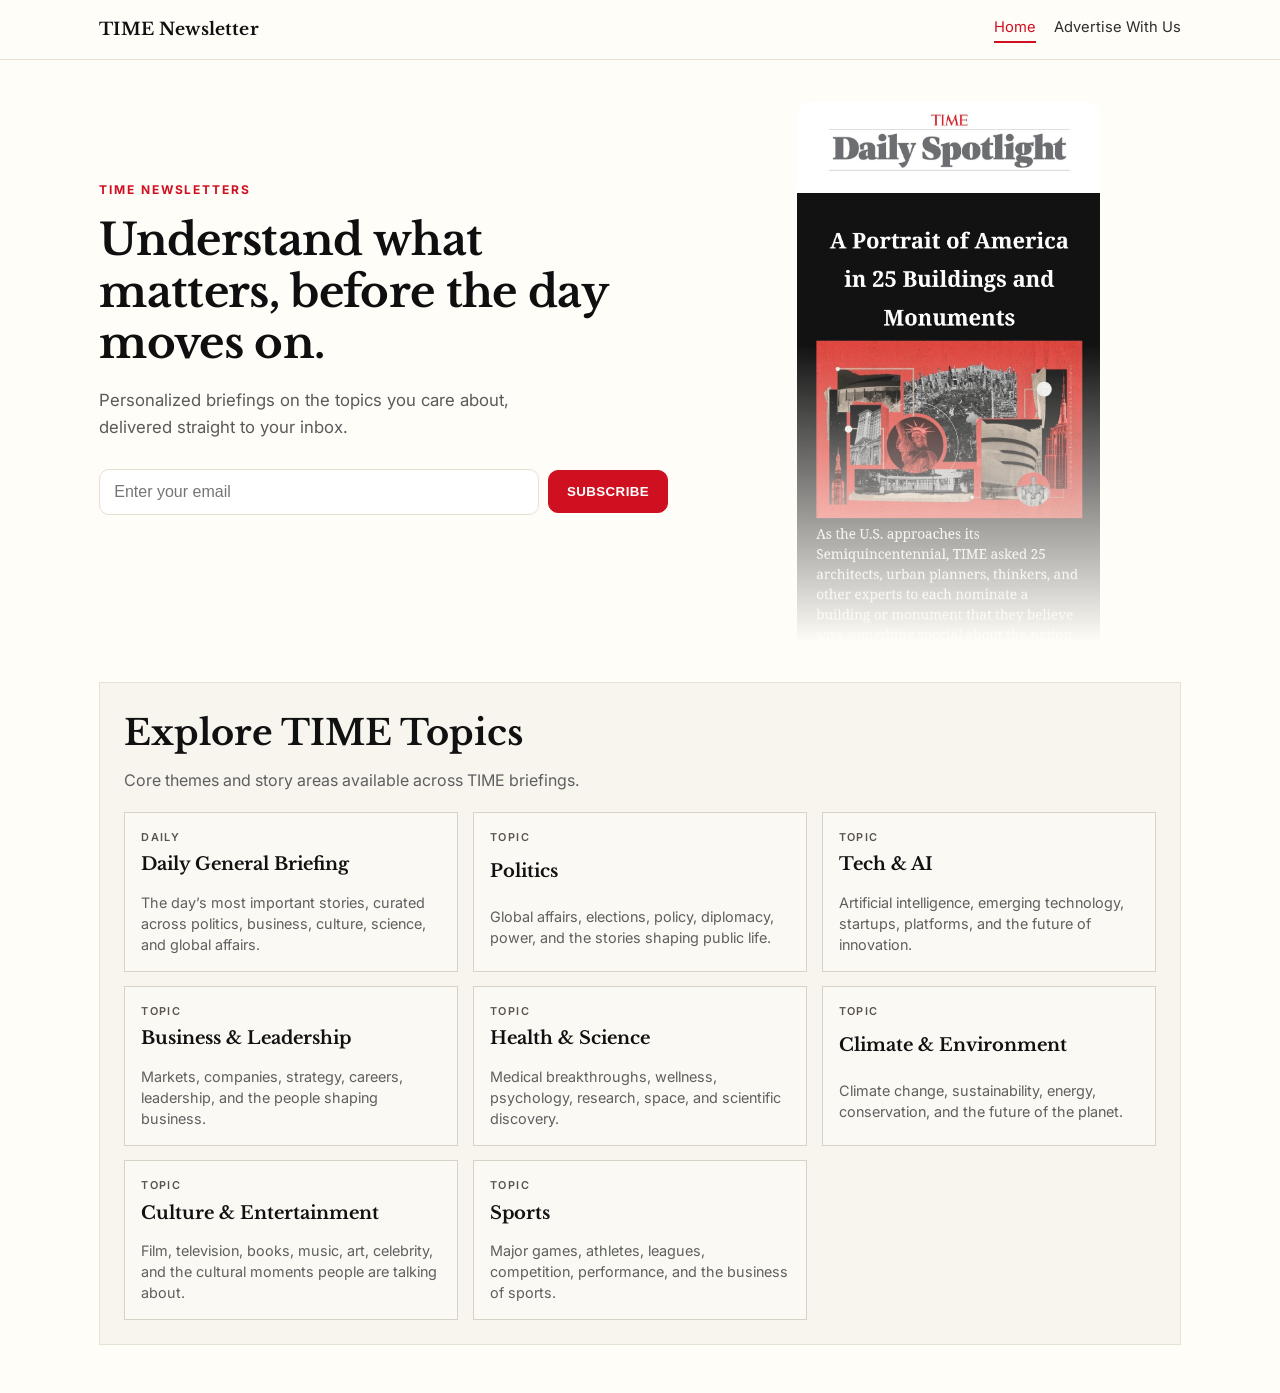
<file: docs/index.html>
<!DOCTYPE html>
<html lang="en">
  <head>
    <meta charset="UTF-8" />
    <meta name="viewport" content="width=device-width, initial-scale=1.0" />
    <title>TIME Newsletter</title>
    <link rel="preconnect" href="https://fonts.googleapis.com" />
    <link rel="preconnect" href="https://fonts.gstatic.com" crossorigin />
    <link
      href="https://fonts.googleapis.com/css2?family=Libre+Baskerville:wght@400;700&family=Inter:wght@400;500;600;700&display=swap"
      rel="stylesheet"
    />
    <link rel="stylesheet" href="./styles.css" />
  </head>
  <body>
    <header class="site-header">
      <div class="header-inner">
        <a href="./index.html" class="brand-text">TIME Newsletter</a>
        <nav class="header-nav" aria-label="Main navigation">
          <a href="./index.html" class="header-link active">Home</a>
          <a href="./advertise.html" class="header-link">Advertise With Us</a>
        </nav>
      </div>
    </header>

    <main class="home-main">
      <section class="hero-editorial">
        <div class="hero-copy">
          <p class="hero-eyebrow">TIME Newsletters</p>
          <h1 class="hero-title">Understand what matters, before the day moves on.</h1>
          <p class="hero-subtitle">
            Personalized briefings on the topics you care about, delivered straight to your inbox.
          </p>
          <form id="subscriptionForm" class="email-form">
            <label for="emailInput" class="visually-hidden">Email address</label>
            <input
              id="emailInput"
              type="email"
              aria-label="Email address"
              placeholder="Enter your email"
              required
            />
            <button id="subscribeBtn" type="submit">Subscribe</button>
          </form>
          <p id="heroMessage" class="hero-message" role="status" aria-live="polite"></p>
        </div>

        <aside class="newsletter-preview" aria-label="Newsletter preview">
          <img src="./newsletter_pic.png" alt="TIME newsletter on a mobile phone" class="newsletter-preview-img" />
        </aside>
      </section>

      <section class="interest-blocks-section" aria-label="Interest categories">
        <div class="topic-selection-header">
          <div>
            <h2>Explore TIME Topics</h2>
            <p>
              Core themes and story areas available across TIME briefings.
            </p>
          </div>
        </div>
        <div class="home-topic-card-grid">
          <a class="home-topic-card" href="./stories.html?interest=Daily%20General%20Briefing">
            <span class="home-topic-card-label">DAILY</span>
            <h3 class="home-topic-card-title">Daily General Briefing</h3>
            <p class="home-topic-card-description">
              The day’s most important stories, curated across politics, business, culture, science,
              and global affairs.
            </p>
          </a>
          <a class="home-topic-card" href="./stories.html?interest=World%20News%20%26%20Politics">
            <span class="home-topic-card-label">TOPIC</span>
            <h3 class="home-topic-card-title">Politics</h3>
            <p class="home-topic-card-description">
              Global affairs, elections, policy, diplomacy, power, and the stories shaping public
              life.
            </p>
          </a>
          <a class="home-topic-card" href="./stories.html?interest=Tech%20%26%20AI">
            <span class="home-topic-card-label">TOPIC</span>
            <h3 class="home-topic-card-title">Tech &amp; AI</h3>
            <p class="home-topic-card-description">
              Artificial intelligence, emerging technology, startups, platforms, and the future of
              innovation.
            </p>
          </a>
          <a class="home-topic-card" href="./stories.html?interest=Business%20%26%20Leadership">
            <span class="home-topic-card-label">TOPIC</span>
            <h3 class="home-topic-card-title">Business &amp; Leadership</h3>
            <p class="home-topic-card-description">
              Markets, companies, strategy, careers, leadership, and the people shaping business.
            </p>
          </a>
          <a class="home-topic-card" href="./stories.html?interest=Health%20%26%20Science">
            <span class="home-topic-card-label">TOPIC</span>
            <h3 class="home-topic-card-title">Health &amp; Science</h3>
            <p class="home-topic-card-description">
              Medical breakthroughs, wellness, psychology, research, space, and scientific discovery.
            </p>
          </a>
          <a class="home-topic-card" href="./stories.html?interest=Climate%20%26%20Environment">
            <span class="home-topic-card-label">TOPIC</span>
            <h3 class="home-topic-card-title">Climate &amp; Environment</h3>
            <p class="home-topic-card-description">
              Climate change, sustainability, energy, conservation, and the future of the planet.
            </p>
          </a>
          <a class="home-topic-card" href="./stories.html?interest=Culture%20%26%20Entertainment">
            <span class="home-topic-card-label">TOPIC</span>
            <h3 class="home-topic-card-title">Culture &amp; Entertainment</h3>
            <p class="home-topic-card-description">
              Film, television, books, music, art, celebrity, and the cultural moments people are
              talking about.
            </p>
          </a>
          <a class="home-topic-card" href="./stories.html?interest=Sports">
            <span class="home-topic-card-label">TOPIC</span>
            <h3 class="home-topic-card-title">Sports</h3>
            <p class="home-topic-card-description">
              Major games, athletes, leagues, competition, performance, and the business of sports.
            </p>
          </a>
        </div>
      </section>
    </main>

    <div id="questionModal" class="modal hidden" aria-hidden="true">
      <div class="modal-content">
        <button id="closeModalBtn" class="close-btn" aria-label="Close">&times;</button>
        <h2>Tell us your interests</h2>
        <p class="modal-subtitle">A few quick questions to personalize your TIME newsletters.</p>
        <div class="step-status">
          <p id="stepLabel" class="step-label">Page 1 of 3 - Briefing Type</p>
          <div class="step-dots" aria-hidden="true">
            <span class="step-dot active" data-step-dot="1"></span>
            <span class="step-dot" data-step-dot="2"></span>
            <span class="step-dot" data-step-dot="3"></span>
          </div>
        </div>

        <form id="detailsForm" class="details-form">
          <fieldset class="form-step" data-step="1">
            <legend id="briefingTypeLegend">1) What kind of briefing are you interested in?</legend>
            <div id="briefingTypeOptions" class="briefing-options">
              <label class="briefing-option-card">
                <input type="radio" name="briefingType" value="general" />
                <span class="briefing-title">General Briefing</span>
                <span class="briefing-copy">The day's top headlines, curated by TIME editors.</span>
              </label>
              <label class="briefing-option-card">
                <input type="radio" name="briefingType" value="focused" />
                <span class="briefing-title">Focused Briefing</span>
                <span class="briefing-copy">A briefing built around the topics I choose.</span>
              </label>
            </div>
          </fieldset>

          <fieldset class="form-step hidden" data-step="2">
            <legend id="topicStepLegend">Choose topics you care about</legend>
            <p id="topicStepHelp" class="topic-help">Select up to 4 topics.</p>
            <p id="topicSelectionCounter" class="selection-counter">0 of 4 selected</p>
            <div id="topicSelectionGrid" class="topics-grid"></div>
            <div class="step-actions">
              <button type="button" id="backStepBtn2" class="secondary-btn">Back</button>
              <button type="button" id="nextStepBtn3" class="save-btn" disabled>Continue</button>
            </div>
          </fieldset>

          <fieldset class="form-step hidden" data-step="3">
            <legend>Optional: Help us make your briefing more relevant.</legend>
            <div class="profile-grid">
              <label>
                Location
                <input id="locationInput" type="text" placeholder="City or country" />
              </label>
              <label>
                Industry
                <select id="industrySelect">
                  <option value="">Select industry</option>
                  <option>Technology</option>
                  <option>Healthcare</option>
                  <option>Finance</option>
                  <option>Media and Entertainment</option>
                  <option>Retail and E-commerce</option>
                  <option>Manufacturing</option>
                  <option>Education</option>
                  <option>Government and Public Sector</option>
                  <option>Consulting</option>
                  <option>Other</option>
                </select>
              </label>
              <label>
                Role
                <select id="roleSelect">
                  <option value="">Select role</option>
                  <option>Founder / Co-founder</option>
                  <option>C-Level Executive</option>
                  <option>VP / Director</option>
                  <option>Manager</option>
                  <option>Individual Contributor</option>
                  <option>Consultant / Advisor</option>
                  <option>Student / Researcher</option>
                  <option>Other</option>
                </select>
              </label>
            </div>
            <div class="step-actions">
              <button type="button" id="backStepBtn4" class="secondary-btn">Back</button>
              <button type="submit" class="save-btn">Save Preferences</button>
            </div>
          </fieldset>

          <p id="formMessage" class="form-message"></p>
        </form>
      </div>
    </div>

    <script src="./app.js"></script>
  </body>
</html>
</file>
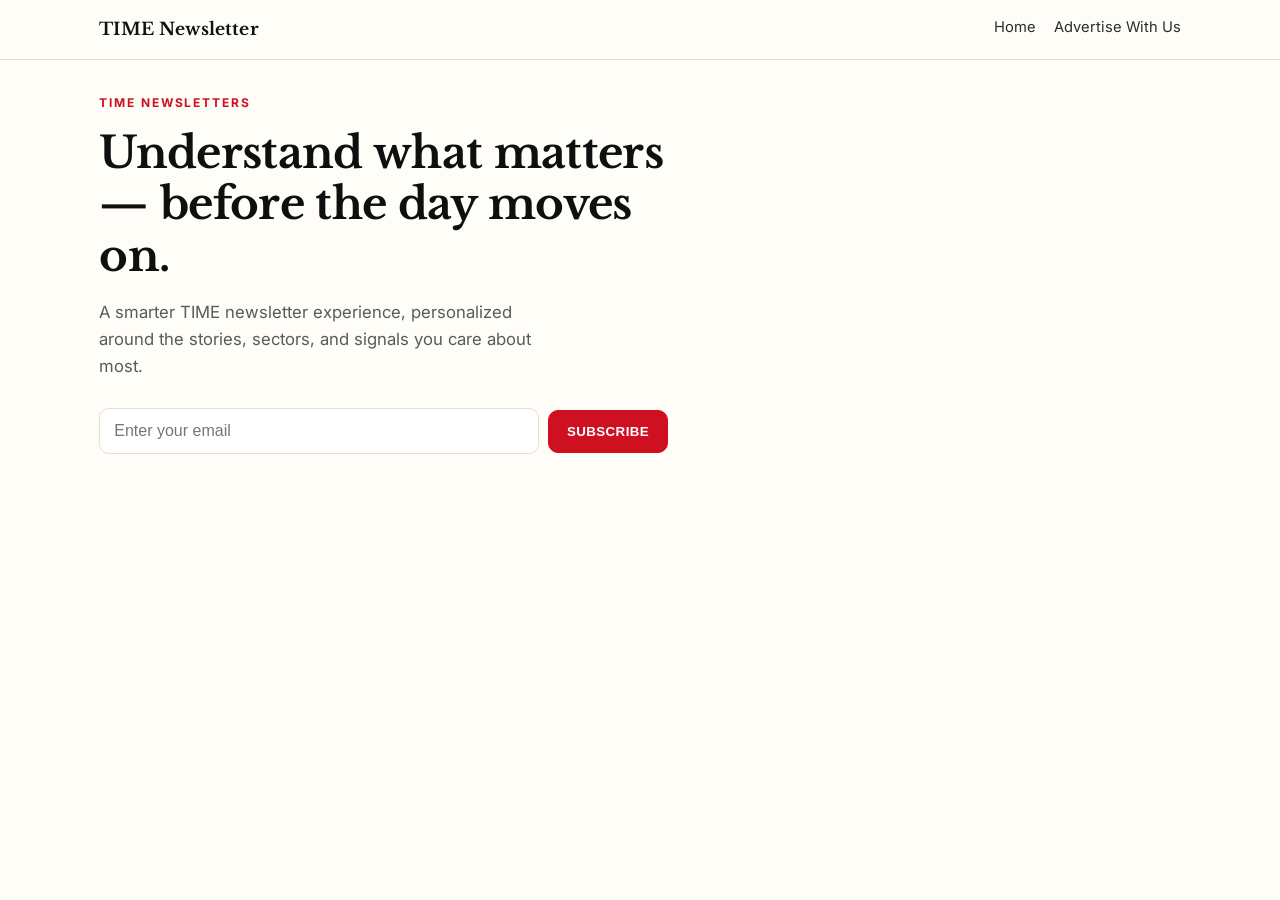
<file: docs/onboarding.html>
<!DOCTYPE html>
<html lang="en">
  <head>
    <meta charset="UTF-8" />
    <meta name="viewport" content="width=device-width, initial-scale=1.0" />
    <title>TIME Newsletter Onboarding</title>
    <link rel="preconnect" href="https://fonts.googleapis.com" />
    <link rel="preconnect" href="https://fonts.gstatic.com" crossorigin />
    <link
      href="https://fonts.googleapis.com/css2?family=Libre+Baskerville:wght@400;700&family=Inter:wght@400;500;600;700&display=swap"
      rel="stylesheet"
    />
    <link rel="stylesheet" href="./styles.css" />
  </head>
  <body>
    <header class="site-header">
      <div class="header-inner">
        <a href="./index.html" class="brand-text">TIME Newsletter</a>
        <nav class="header-nav" aria-label="Main navigation">
          <a href="./index.html" class="header-link">Home</a>
          <a href="./advertise.html" class="header-link">Advertise With Us</a>
        </nav>
      </div>
    </header>

    <main class="home-main">
      <section class="hero-editorial">
        <div class="hero-copy">
          <p class="hero-eyebrow">TIME NEWSLETTERS</p>
          <h1 class="hero-title">Understand what matters — before the day moves on.</h1>
          <p class="hero-subtitle">
            A smarter TIME newsletter experience, personalized around the stories, sectors, and
            signals you care about most.
          </p>
          <form id="subscriptionForm" class="email-form">
            <label for="email" class="visually-hidden">Email address</label>
            <input
              id="email"
              type="email"
              aria-label="Email address"
              placeholder="Enter your email"
              required
            />
            <button id="subscribeBtn" type="submit">Subscribe</button>
          </form>
          <p id="heroMessage" class="hero-message" role="status" aria-live="polite"></p>
        </div>
      </section>
    </main>

    <div id="questionModal" class="modal hidden" aria-hidden="true">
      <div class="modal-content">
        <button id="closeModalBtn" class="close-btn" aria-label="Close">&times;</button>
        <h2>Tell us your interests</h2>
        <p class="modal-subtitle">A few quick questions to personalize your TIME newsletters.</p>
        <div class="step-status">
          <p id="stepLabel" class="step-label">Page 1 of 3 - Briefing Type</p>
          <div class="step-dots" aria-hidden="true">
            <span class="step-dot active" data-step-dot="1"></span>
            <span class="step-dot" data-step-dot="2"></span>
            <span class="step-dot" data-step-dot="3"></span>
          </div>
        </div>

        <form id="detailsForm" class="details-form">
          <fieldset class="form-step" data-step="1">
            <legend id="briefingTypeLegend">1) What kind of briefing are you interested in?</legend>
            <div id="briefingTypeOptions" class="briefing-options">
              <label class="briefing-option-card">
                <input type="radio" name="briefingType" value="general" />
                <span class="briefing-title">General Briefing</span>
                <span class="briefing-copy">The day's top headlines, curated by TIME editors.</span>
              </label>
              <label class="briefing-option-card">
                <input type="radio" name="briefingType" value="focused" />
                <span class="briefing-title">Focused Briefing</span>
                <span class="briefing-copy">A briefing built around the topics I choose.</span>
              </label>
            </div>
          </fieldset>

          <fieldset class="form-step hidden" data-step="2">
            <legend id="topicStepLegend">Choose topics you care about</legend>
            <p id="topicStepHelp" class="topic-help">Select up to 4 topics.</p>
            <p id="topicSelectionCounter" class="selection-counter">0 of 4 selected</p>
            <div id="topicSelectionGrid" class="topics-grid"></div>
            <div class="step-actions">
              <button type="button" id="backStepBtn2" class="secondary-btn">Back</button>
              <button type="button" id="nextStepBtn3" class="save-btn" disabled>Continue</button>
            </div>
          </fieldset>

          <fieldset class="form-step hidden" data-step="3">
            <legend>Optional: Help us make your briefing more relevant.</legend>
            <div class="profile-grid">
              <label>
                Location
                <input id="locationInput" type="text" placeholder="City or country" />
              </label>
              <label>
                Industry
                <select id="industrySelect">
                  <option value="">Select industry</option>
                  <option>Technology</option>
                  <option>Healthcare</option>
                  <option>Finance</option>
                  <option>Media and Entertainment</option>
                  <option>Retail and E-commerce</option>
                  <option>Manufacturing</option>
                  <option>Education</option>
                  <option>Government and Public Sector</option>
                  <option>Consulting</option>
                  <option>Other</option>
                </select>
              </label>
              <label>
                Role
                <select id="roleSelect">
                  <option value="">Select role</option>
                  <option>Founder / Co-founder</option>
                  <option>C-Level Executive</option>
                  <option>VP / Director</option>
                  <option>Manager</option>
                  <option>Individual Contributor</option>
                  <option>Consultant / Advisor</option>
                  <option>Student / Researcher</option>
                  <option>Other</option>
                </select>
              </label>
            </div>
            <div class="step-actions">
              <button type="button" id="backStepBtn4" class="secondary-btn">Back</button>
              <button type="submit" class="save-btn">Save Preferences</button>
            </div>
          </fieldset>

          <p id="formMessage" class="form-message"></p>
        </form>
      </div>
    </div>

    <script src="./app.js"></script>
  </body>
</html>
</file>
<file: docs/styles.css>
:root {
  --time-red: #cf1020;
  --time-red-dark: #ac0d1a;
  --ink: #0f0f10;
  --paper: #f7f5f1;
  --muted: #5c5c5c;
  --line: #d9d4ca;
}

* {
  box-sizing: border-box;
}

body {
  margin: 0;
  font-family: "Inter", Arial, sans-serif;
  color: #111111;
  background: #fffdf8;
  line-height: 1.5;
}

.site-header {
  border-bottom: 1px solid #e8ded2;
  background: #fffdf8;
}

.header-inner {
  max-width: 1120px;
  margin: 0 auto;
  padding: 1rem 1.2rem;
  display: flex;
  align-items: center;
  justify-content: space-between;
  gap: 1rem;
}

.brand-text {
  font-family: "Libre Baskerville", Georgia, "Times New Roman", serif;
  font-weight: 700;
  color: #111111;
  text-decoration: none;
  font-size: 1.08rem;
  letter-spacing: 0.01em;
}

.header-nav {
  display: flex;
  gap: 1.1rem;
}

.header-link {
  text-decoration: none;
  color: #2c2c2c;
  font-size: 0.92rem;
  padding-bottom: 0.2rem;
  border-bottom: 2px solid transparent;
}

.header-link:hover,
.header-link.active {
  color: var(--time-red);
  border-bottom-color: var(--time-red);
}

.home-main {
  max-width: 1120px;
  margin: 0 auto;
  padding: 2.1rem 1.2rem 3rem;
}

.hero-editorial {
  display: grid;
  grid-template-columns: 1.1fr 0.9fr;
  gap: 3rem;
  align-items: center;
}

.hero-eyebrow {
  margin: 0 0 1rem;
  color: var(--time-red);
  font-size: 0.75rem;
  letter-spacing: 0.16em;
  text-transform: uppercase;
  font-weight: 700;
}

.hero-title {
  margin: 0;
  font-family: "Libre Baskerville", Georgia, "Times New Roman", serif;
  font-size: clamp(2rem, 3.4vw, 3rem);
  line-height: 1.18;
  letter-spacing: -0.015em;
  color: var(--ink);
}

h1,
h2,
h3,
legend {
  font-family: "Libre Baskerville", Georgia, serif;
}

h1 {
  margin: 0.4rem 0;
  font-size: clamp(2.2rem, 4vw, 3.3rem);
  line-height: 1.16;
  letter-spacing: -0.02em;
}

.hero-subtitle {
  font-size: 1.05rem;
  line-height: 1.6;
  color: #5a5a5a;
  margin: 1.1rem 0 1.75rem;
  max-width: 460px;
}

.email-form {
  display: flex;
  gap: 0.6rem;
  align-items: center;
}

.email-form input {
  flex: 1;
  min-width: 220px;
  border: 1px solid #e8ded2;
  border-radius: 10px;
  padding: 0.82rem 0.88rem;
  font-size: 1rem;
  background: #fff;
}

.email-form button,
.save-btn {
  background: var(--time-red);
  border: 1px solid var(--time-red);
  color: #ffffff;
  font-weight: 600;
  border-radius: 10px;
  letter-spacing: 0.03em;
  text-transform: uppercase;
  padding: 0.82rem 1.1rem;
  cursor: pointer;
}

.email-form button:hover,
.save-btn:hover {
  background: var(--time-red-dark);
}

.email-form button:disabled {
  opacity: 0.6;
  cursor: wait;
}

.secondary-btn {
  background: #f3eee4;
  border: 1px solid #c7c0b4;
  color: var(--ink);
  font-weight: 600;
  border-radius: 0;
  letter-spacing: 0.02em;
  text-transform: uppercase;
  padding: 0.9rem 1.25rem;
  cursor: pointer;
}

.secondary-btn:hover {
  background: #e8e1d6;
}

.hero-message,
.form-message {
  min-height: 1.3rem;
  margin-top: 0.75rem;
  font-weight: 600;
  font-size: 0.92rem;
}

.hero-message.success {
  color: #1d6e42;
}

.hero-message.error {
  color: #8f1f2b;
}

.trust-cues {
  margin: 0.55rem 0 0;
  padding: 0;
  list-style: none;
  display: flex;
  flex-wrap: wrap;
  gap: 0.45rem 0.9rem;
  color: #4f4f4f;
  font-size: 0.88rem;
}

.trust-cues li::before {
  content: "";
  width: 6px;
  height: 6px;
  border-radius: 50%;
  background: var(--time-red);
  display: inline-block;
  margin-right: 0.42rem;
  vertical-align: middle;
}

.newsletter-preview {
  display: flex;
  justify-content: center;
  align-items: center;
  padding: 0.5rem;
}

.newsletter-preview-img {
  display: block;
  width: auto;
  max-width: 100%;
  max-height: 540px;
  height: auto;
  border-radius: 14px 14px 0 0;
  -webkit-mask-image: linear-gradient(to bottom, #000 22%, transparent 100%);
  mask-image: linear-gradient(to bottom, #000 45%, transparent 100%);
}

.preview-label {
  margin: 0;
  font-size: 0.76rem;
  font-weight: 700;
  letter-spacing: 0.09em;
  text-transform: uppercase;
  color: var(--time-red);
}

.newsletter-preview h2 {
  margin: 0.55rem 0 0.85rem;
  font-size: 1.24rem;
  line-height: 1.25;
}

.preview-story {
  border-top: 1px solid #eee3d7;
  padding: 0.7rem 0;
}

.preview-story span {
  color: var(--time-red);
  font-size: 0.76rem;
  font-weight: 700;
  letter-spacing: 0.08em;
  text-transform: uppercase;
}

.preview-story p {
  margin: 0.28rem 0 0;
  color: #373737;
  font-size: 0.92rem;
}

.preview-footer {
  margin: 0.35rem 0 0;
  color: #5f5f5f;
  font-size: 0.84rem;
}

.features-section {
  margin-top: 2.15rem;
  display: grid;
  grid-template-columns: repeat(3, minmax(0, 1fr));
  gap: 0.95rem;
}

.interest-blocks-section {
  margin-top: 2rem;
  border-top: 1px solid #e8ded2;
  padding-top: 1.2rem;
  background: #f8f5ef;
  border: 1px solid #e8e1d6;
  padding: 1.5rem;
}

.interest-blocks-section h2 {
  margin: 0;
  font-size: clamp(1.7rem, 3vw, 2.2rem);
  font-family: "Libre Baskerville", Georgia, serif;
}

.interest-blocks-section p {
  margin: 0.5rem 0 0;
  color: #5f5f5f;
  max-width: 740px;
}

.topic-selection-header {
  display: flex;
  justify-content: space-between;
  align-items: flex-start;
  gap: 1rem;
  margin-bottom: 1.25rem;
}

.select-all-pill {
  border: 1px solid #1a1a1a;
  background: #fcfaf5;
  color: #151515;
  border-radius: 999px;
  padding: 0.48rem 0.9rem;
  font-size: 0.72rem;
  letter-spacing: 0.1em;
  text-transform: uppercase;
  font-weight: 600;
  cursor: pointer;
  white-space: nowrap;
}

.select-all-pill:hover {
  background: #f0ebe1;
}

.select-all-pill:focus-visible {
  outline: 2px solid #111;
  outline-offset: 2px;
}

.home-topic-card-grid {
  display: grid;
  grid-template-columns: repeat(3, minmax(0, 1fr));
  gap: 0.9rem;
}

.home-topic-card {
  width: 100%;
  border: 1px solid #d8d1c6;
  background: #fbf9f4;
  color: #111;
  text-decoration: none;
  text-align: left;
  padding: 1rem;
  position: relative;
  display: grid;
  gap: 0.5rem;
  cursor: pointer;
  transition: border-color 180ms ease, background-color 180ms ease, transform 180ms ease;
}

.home-topic-card:hover {
  border-color: #8f8678;
  background: #f4f1e8;
  transform: translateY(-2px);
}

.home-topic-card:focus-visible {
  outline: 2px solid #111;
  outline-offset: 2px;
}

.home-topic-card-label {
  font-size: 0.68rem;
  letter-spacing: 0.13em;
  text-transform: uppercase;
  font-weight: 600;
  color: #59544b;
}

.home-topic-card-icon {
  position: absolute;
  top: 0.9rem;
  right: 0.9rem;
  width: 1.6rem;
  height: 1.6rem;
  border-radius: 999px;
  border: 1px solid #bfb8ab;
  display: inline-flex;
  align-items: center;
  justify-content: center;
  color: #625d53;
  background: #f8f4eb;
  font-size: 1rem;
  font-weight: 700;
  transition: border-color 180ms ease, color 180ms ease, background-color 180ms ease;
}

.home-topic-card:hover .home-topic-card-icon {
  border-color: #90897c;
  color: #242424;
}

.home-topic-card-title {
  margin: 0;
  font-size: 1.12rem;
  line-height: 1.26;
  font-family: "Libre Baskerville", Georgia, serif;
}

.home-topic-card-description {
  margin: 0;
  color: #3f3f3f;
  font-size: 0.9rem;
  line-height: 1.46;
}

.home-topic-card-state {
  margin-top: 0.1rem;
  font-size: 0.76rem;
  letter-spacing: 0.08em;
  text-transform: uppercase;
  color: #6e675d;
}

.home-topic-card.is-selected {
  border-color: #111111;
  background: #efeade;
}

.home-topic-card.is-selected .home-topic-card-icon {
  border-color: #111111;
  background: #111111;
  color: #fff;
}

.home-topic-card.is-selected .home-topic-card-state {
  color: #111111;
  font-weight: 600;
}

.stories-main {
  max-width: 1120px;
  margin: 0 auto;
  padding: 2rem 1.2rem 7.4rem;
}

.stories-hero h1 {
  margin: 0.35rem 0 0.6rem;
}

.stories-filter-section {
  margin-top: 0.8rem;
  margin-bottom: 1rem;
}

.stories-category-grid {
  display: grid;
  grid-template-columns: repeat(auto-fit, minmax(200px, 1fr));
  gap: 0.65rem;
}

.stories-category-chip {
  text-decoration: none;
  color: #1e1e1e;
  border: 1px solid #e2d9cb;
  background: #fffefb;
  border-radius: 12px;
  padding: 0.65rem 0.8rem;
  font-weight: 600;
  transition: all 0.18s ease;
}

.stories-category-chip:hover {
  border-color: #d2c1a6;
  background: #fff8ee;
}

.stories-category-chip.is-active {
  border-color: #d22b3a;
  background: #ffecef;
  box-shadow: 0 0 0 2px rgba(207, 16, 32, 0.12);
}

.stories-grid {
  display: grid;
  grid-template-columns: repeat(auto-fit, minmax(260px, 1fr));
  gap: 0.9rem;
}

.sticky-subscribe-bar {
  position: fixed;
  inset-inline: 0;
  bottom: 0;
  z-index: 1000;
  background:
    radial-gradient(circle at top left, rgba(215, 25, 32, 0.055), transparent 34%),
    linear-gradient(180deg, #fffdf8 0%, #faf5eb 100%);
  border-top: 1px solid rgba(20, 20, 20, 0.1);
  box-shadow: 0 -16px 44px rgba(0, 0, 0, 0.1);
}

.sticky-subscribe-inner {
  max-width: 1180px;
  margin: 0 auto;
  padding: 18px 24px;
  display: grid;
  grid-template-columns: minmax(320px, 1fr) minmax(430px, 0.9fr);
  gap: 32px;
  align-items: center;
}

.sticky-subscribe-copy {
  display: flex;
  align-items: center;
  gap: 16px;
}

.sticky-copy-accent {
  width: 4px;
  height: 58px;
  border-radius: 999px;
  background: #d71920;
  box-shadow: 0 0 0 6px rgba(215, 25, 32, 0.06);
  flex: 0 0 auto;
}

.sticky-subscribe-eyebrow {
  margin: 0 0 5px;
  font-size: 11px;
  letter-spacing: 0.18em;
  text-transform: uppercase;
  color: #d71920;
  font-weight: 800;
}

.sticky-subscribe-title {
  margin: 0;
  font-family: Georgia, "Times New Roman", serif;
  font-size: 20px;
  line-height: 1.05;
  color: #111;
  letter-spacing: -0.015em;
}

.sticky-subscribe-description {
  margin: 6px 0 0;
  max-width: 540px;
  font-size: 11px;
  line-height: 1.45;
  color: #4a4a4a;
}

.sticky-subscribe-form {
  margin-top: 0; 
  display: grid;
  grid-template-columns: 1fr auto;
  gap: 8px;
  align-items: center;
}

.sticky-input-wrap {
  min-width: 0;
}

.sticky-subscribe-form input {
  width: 100%;
  height: 48px;
  padding: 0 15px;
  border: 1px solid rgba(20, 20, 20, 0.18);
  border-radius: 12px;
  background: rgba(255, 255, 255, 0.92);
  font-size: 15px;
  outline: none;
  box-shadow: inset 0 1px 0 rgba(255, 255, 255, 0.7);
}

.sticky-subscribe-form input::placeholder {
  color: rgba(0, 0, 0, 0.45);
}

.sticky-subscribe-form input:focus {
  border-color: #d71920;
  box-shadow:
    0 0 0 3px rgba(215, 25, 32, 0.12),
    inset 0 1px 0 rgba(255, 255, 255, 0.7);
}

.sticky-subscribe-form input[aria-invalid="true"] {
  border-color: #d71920;
}

.sticky-subscribe-button {
  height: 48px;
  padding: 0 24px;
  border: 0;
  border-radius: 12px;
  background: #d71920;
  color: #fff;
  font-size: 15px;
  font-weight: 800;
  cursor: pointer;
  box-shadow: 0 8px 18px rgba(215, 25, 32, 0.22);
  transition: background 160ms ease, transform 160ms ease, box-shadow 160ms ease;
}

.sticky-subscribe-button:hover {
  background: #b9151b;
  transform: translateY(-1px);
  box-shadow: 0 10px 22px rgba(215, 25, 32, 0.28);
}

.sticky-subscribe-button:active {
  transform: translateY(0);
  box-shadow: 0 6px 14px rgba(215, 25, 32, 0.2);
}

.sticky-subscribe-button:disabled {
  opacity: 0.75;
  cursor: wait;
}

.sticky-subscribe-error {
  margin: 5px 0 0;
  min-height: 16px;
  font-size: 12px;
  color: #d71920;
}

.sticky-subscribe-note {
  grid-column: 1 / -1;
  margin: -8px 0 0;
  font-size: 12px;
  color: #666;
}

body.topic-landing-page {
  padding-bottom: 210px;
}

.story-card {
  background: #fffefb;
  border: 1px solid #e8ded2;
  border-radius: 12px;
  padding: 1rem;
  box-shadow: 0 10px 20px rgba(0, 0, 0, 0.04);
}

.story-image {
  width: 100%;
  height: 160px;
  object-fit: cover;
  border-radius: 10px;
  border: 1px solid #ebdfce;
  margin-bottom: 0.65rem;
}

.story-kicker {
  margin: 0;
  color: var(--time-red);
  font-size: 0.72rem;
  letter-spacing: 0.08em;
  text-transform: uppercase;
  font-weight: 700;
}

.story-card h2 {
  margin: 0.45rem 0 0.55rem;
  font-size: 1.02rem;
  line-height: 1.35;
}

.story-card p {
  margin: 0;
  color: #4f4f4f;
  font-size: 0.92rem;
}

.feature-card {
  background: #fffefb;
  border: 1px solid #e8ded2;
  border-radius: 12px;
  padding: 1rem;
}

.feature-card h3 {
  margin: 0 0 0.45rem;
  font-size: 1.04rem;
}

.feature-card h3::before {
  content: "";
  display: block;
  width: 28px;
  height: 2px;
  background: var(--time-red);
  margin-bottom: 0.5rem;
}

.feature-card p {
  margin: 0;
  color: #5f5f5f;
  font-size: 0.92rem;
}

.visually-hidden {
  position: absolute;
  width: 1px;
  height: 1px;
  padding: 0;
  margin: -1px;
  overflow: hidden;
  clip: rect(0, 0, 0, 0);
  border: 0;
}

.modal {
  position: fixed;
  inset: 0;
  background:
    radial-gradient(circle at 20% 20%, rgba(207, 16, 32, 0.2), transparent 35%),
    rgba(7, 7, 8, 0.72);
  backdrop-filter: blur(6px);
  display: flex;
  align-items: center;
  justify-content: center;
  padding: 1rem;
  z-index: 10;
}

.hidden {
  display: none;
}

.modal-content {
  width: min(980px, 98vw);
  max-height: 92vh;
  overflow-y: auto;
  background:
    linear-gradient(180deg, #fffefc 0%, #fff9f2 100%);
  border-radius: 16px;
  border: 1px solid rgba(163, 152, 133, 0.45);
  border-top: 8px solid var(--time-red);
  box-shadow: 0 28px 60px rgba(0, 0, 0, 0.35);
  padding: 1.4rem;
  position: relative;
  animation: modalRise 260ms ease-out;
}

@keyframes modalRise {
  from {
    opacity: 0;
    transform: translateY(14px) scale(0.985);
  }
  to {
    opacity: 1;
    transform: translateY(0) scale(1);
  }
}

.close-btn {
  position: absolute;
  top: 0.7rem;
  right: 0.9rem;
  font-size: 1.45rem;
  border: 1px solid #e8dfd0;
  background: #fff;
  color: #5e5a53;
  width: 34px;
  height: 34px;
  border-radius: 50%;
  cursor: pointer;
  transition: all 0.2s ease;
}

.close-btn:hover {
  color: #fff;
  background: var(--time-red);
  border-color: var(--time-red);
}

.modal-subtitle {
  color: var(--muted);
  margin-bottom: 0.7rem;
}

.step-status {
  margin: 0.2rem 0 1rem;
  display: flex;
  align-items: center;
  justify-content: space-between;
  gap: 1rem;
  padding: 0.7rem 0.9rem;
  background: rgba(255, 255, 255, 0.95);
  border: 1px solid #eee4d4;
  border-radius: 12px;
}

.step-label {
  margin: 0;
  font-size: 0.9rem;
  font-weight: 600;
  color: #3f3a33;
}

.step-dots {
  display: flex;
  gap: 0.45rem;
}

.step-dot {
  width: 28px;
  height: 6px;
  border-radius: 999px;
  border: 1px solid #d4ccbe;
  background: #f1ece3;
  transition: all 0.22s ease;
}

.step-dot.active {
  background: var(--time-red);
  border-color: var(--time-red);
  width: 34px;
}

fieldset {
  border: 1px solid #e8dece;
  border-radius: 12px;
  padding: 1.1rem;
  margin: 0.9rem 0;
  background: #fffdf9;
  box-shadow: inset 0 1px 0 rgba(255, 255, 255, 0.75);
}

.step-actions {
  display: flex;
  justify-content: space-between;
  gap: 0.7rem;
  margin-top: 1rem;
}

.briefing-options {
  display: grid;
  gap: 0.85rem;
}

.briefing-option-card {
  display: grid;
  gap: 0.3rem;
  border: 1px solid #e5ddd0;
  border-radius: 14px;
  padding: 0.9rem 0.95rem;
  background: linear-gradient(180deg, #ffffff 0%, #fffcf7 100%);
  cursor: pointer;
  box-shadow: 0 6px 16px rgba(14, 16, 22, 0.05);
  transition: all 0.22s ease;
}

.briefing-option-card input {
  display: none;
}

.briefing-option-card:hover {
  border-color: #d3c2a9;
  background: linear-gradient(180deg, #fffdf8 0%, #fff6ea 100%);
  transform: translateY(-2px);
  box-shadow: 0 12px 24px rgba(14, 16, 22, 0.08);
}

.briefing-option-card:has(input:checked) {
  border-color: #d22b3a;
  box-shadow:
    0 0 0 3px rgba(207, 16, 32, 0.16),
    0 14px 28px rgba(207, 16, 32, 0.13);
  background: linear-gradient(180deg, #fff5f6 0%, #ffe8eb 100%);
}

.briefing-title {
  font-weight: 700;
  font-size: 1rem;
  letter-spacing: 0.01em;
}

.briefing-copy {
  color: #5a544a;
  font-size: 0.915rem;
  line-height: 1.45;
}

.topics-grid {
  display: grid;
  grid-template-columns: repeat(auto-fit, minmax(180px, 1fr));
  gap: 0.6rem;
}

.topic-help {
  margin: 0.2rem 0 0.7rem;
  color: #6a6257;
  font-size: 0.88rem;
}

.selection-counter {
  margin: 0 0 0.8rem;
  font-size: 0.88rem;
  font-weight: 700;
  color: #5f584e;
}

.topic-chip,
.priority-chip {
  border: 1px solid #e2d9cb;
  border-radius: 14px;
  padding: 0.68rem 0.78rem;
  background: linear-gradient(180deg, #ffffff 0%, #fffcf7 100%);
  font-size: 0.93rem;
  cursor: pointer;
  box-shadow: 0 4px 12px rgba(14, 16, 22, 0.04);
  transition: all 0.2s ease;
  display: inline-flex;
  align-items: center;
  justify-content: space-between;
  gap: 0.55rem;
  text-align: left;
}

.topic-chip:hover,
.priority-chip:hover {
  border-color: #d2c1a6;
  background: linear-gradient(180deg, #fffdf8 0%, #fff6ea 100%);
  transform: translateY(-1px);
}

.topic-chip:focus-visible,
.priority-chip:focus-visible {
  outline: 3px solid rgba(207, 16, 32, 0.2);
  outline-offset: 2px;
}

.topic-chip.is-selected {
  background: linear-gradient(180deg, #fff5f6 0%, #ffe8eb 100%);
  border-color: #d22b3a;
  box-shadow:
    0 0 0 2px rgba(207, 16, 32, 0.14),
    0 10px 20px rgba(207, 16, 32, 0.1);
}

.topic-chip-check {
  width: 22px;
  height: 22px;
  border-radius: 50%;
  display: inline-flex;
  align-items: center;
  justify-content: center;
  background: #efe7d7;
  color: #7f7567;
  font-size: 0.8rem;
  transform: scale(0.92);
  opacity: 0.6;
  transition: all 0.2s ease;
}

.topic-chip.is-selected .topic-chip-check {
  background: var(--time-red);
  color: #fff;
  opacity: 1;
  transform: scale(1);
}

.topic-chip-label,
.priority-chip-label {
  font-weight: 500;
  flex: 1;
}

.topic-chip.is-selected .topic-chip-label {
  font-weight: 700;
}

.priority-chip-badge {
  width: 22px;
  height: 22px;
  border-radius: 50%;
  display: inline-flex;
  align-items: center;
  justify-content: center;
  background: #efe7d7;
  color: #8f8578;
  transition: all 0.2s ease;
}

.priority-chip.is-priority {
  background: linear-gradient(180deg, #fff2f4 0%, #ffe5ea 100%);
  border-color: #d22b3a;
  box-shadow:
    0 0 0 2px rgba(207, 16, 32, 0.12),
    0 10px 20px rgba(207, 16, 32, 0.08);
}

.priority-chip.is-priority .priority-chip-badge {
  background: #d09b2a;
  color: #fff;
}

.save-btn:disabled {
  opacity: 0.45;
  cursor: not-allowed;
  pointer-events: none;
}

.interests-grid {
  display: grid;
  grid-template-columns: repeat(auto-fit, minmax(260px, 1fr));
  gap: 0.7rem;
}

.general-interest-option {
  display: inline-flex;
  align-items: center;
  gap: 0.5rem;
  margin-bottom: 0.8rem;
  padding: 0.45rem 0.75rem;
  border: 1px solid #ddd2c3;
  border-radius: 999px;
  background: #fff;
  font-size: 0.9rem;
}

.general-interest-option input {
  accent-color: var(--time-red);
}

.interest-item {
  border: 1px solid #e5e1d7;
  border-radius: 10px;
  padding: 0.65rem;
  background: linear-gradient(180deg, #ffffff 0%, #fffdfa 100%);
  transition: all 0.18s ease;
}

.interest-item:hover {
  border-color: #d5cbbb;
  transform: translateY(-1px);
}

.interest-item h4 {
  margin: 0 0 0.45rem;
  font-size: 0.95rem;
}

.interest-levels {
  display: flex;
  gap: 0.55rem;
  flex-wrap: nowrap;
  font-size: 0.8rem;
  justify-content: space-between;
}

.interest-levels label {
  display: inline-flex;
  align-items: center;
  gap: 0.2rem;
  padding: 0.24rem 0.3rem;
  border: 1px solid #ddd4c5;
  background: #fff;
  white-space: nowrap;
  flex: 1 1 auto;
  justify-content: center;
  border-radius: 8px;
  transition: all 0.18s ease;
}

.interest-levels label:hover {
  border-color: #c4b7a2;
  background: #fff8ee;
}

.notes-label {
  margin-top: 0.9rem;
  display: block;
}

textarea,
input[type="text"] {
  width: 100%;
  border: 1px solid #cdc5b6;
  border-radius: 10px;
  padding: 0.75rem;
  margin-top: 0.5rem;
  background: #fff;
  transition: all 0.2s ease;
}

select {
  width: 100%;
  border: 1px solid #cdc5b6;
  border-radius: 10px;
  padding: 0.75rem;
  margin-top: 0.5rem;
  background: #fff;
  transition: all 0.2s ease;
}

input:focus,
textarea:focus,
select:focus {
  outline: 2px solid rgba(207, 16, 32, 0.2);
  border-color: var(--time-red);
}

.profile-grid {
  display: grid;
  grid-template-columns: repeat(auto-fit, minmax(220px, 1fr));
  gap: 0.8rem 1rem;
}

.profile-grid label {
  display: flex;
  flex-direction: column;
  font-weight: 600;
  font-size: 0.92rem;
}

.radio-group {
  display: flex;
  gap: 1rem;
  flex-wrap: wrap;
}

.radio-group label {
  padding: 0.45rem 0.75rem;
  border: 1px solid #ddd2c3;
  border-radius: 999px;
  background: #fff;
  font-size: 0.92rem;
  cursor: pointer;
  transition: all 0.18s ease;
}

.radio-group label:hover {
  border-color: #cdbba2;
  background: #fff7eb;
}

legend {
  font-size: 1.04rem;
  margin-bottom: 0.5rem;
}

@media (max-width: 640px) {
  .modal-content {
    border-radius: 12px;
    padding: 1rem;
  }

  .step-status {
    flex-direction: column;
    align-items: flex-start;
  }

}

@media (max-width: 920px) {
  .hero-editorial {
    grid-template-columns: 1fr;
  }

  .features-section {
    grid-template-columns: 1fr;
  }

  .email-form {
    flex-direction: column;
    align-items: stretch;
  }

  .email-form button {
    width: 100%;
  }

  .header-inner {
    flex-wrap: wrap;
  }

  .home-topic-card-grid {
    grid-template-columns: repeat(2, minmax(0, 1fr));
  }

  .sticky-subscribe-inner {
    padding: 12px 20px;
    grid-template-columns: 1fr;
    gap: 20px;
    align-items: start; 
  }

  .sticky-subscribe-copy {
    align-items: flex-start;
    gap: 12px;
  }

  .sticky-copy-accent {
    height: 46px;
    width: 3px;
  }

  .sticky-subscribe-title {
    font-size: 10px;
  }

  .sticky-subscribe-description {
    font-size: 10px;
  }

  .sticky-subscribe-form {
    grid-template-columns: 1fr;
  }

  .sticky-subscribe-button {
    width: 100%;
  }

  body.topic-landing-page {
    padding-bottom: 100px;
  }
}

@media (max-width: 640px) {
  .topic-selection-header {
    flex-direction: column;
  }

  .interest-blocks-section {
    padding: 1.1rem;
  }

  .home-topic-card-grid {
    grid-template-columns: 1fr;
  }
}

.ad-page {
  min-height: calc(100vh - 60px);
  background: var(--paper);
  padding: 1.4rem 1rem 2.5rem;
}

.ad-hero {
  max-width: 920px;
  margin: 0 auto 1rem;
  text-align: center;
}

.ad-hero h1 {
  margin: 0.45rem 0 0.5rem;
  text-shadow: none;
  color: var(--ink);
}

.ad-hero p {
  max-width: 680px;
  margin: 0.25rem auto 0;
  color: var(--muted);
}

.ad-form-wrap {
  max-width: 920px;
  margin: 0 auto;
  background: #fff;
  border: 1px solid #e6ddce;
  border-top: 6px solid var(--time-red);
  border-radius: 14px;
  padding: 1.2rem;
  box-shadow: 0 14px 28px rgba(0, 0, 0, 0.08);
}

.ad-subtitle {
  margin-top: 0.1rem;
  color: var(--muted);
}

.ad-form {
  display: grid;
  grid-template-columns: repeat(2, minmax(0, 1fr));
  gap: 0.85rem 1rem;
}

.ad-form label {
  display: flex;
  flex-direction: column;
  gap: 0.25rem;
  font-weight: 600;
  font-size: 0.9rem;
}

.ad-form .full-width {
  grid-column: 1 / -1;
}

.ad-form .save-btn {
  width: fit-content;
}

@media (max-width: 740px) {
  .ad-form {
    grid-template-columns: 1fr;
  }
}
</file>
